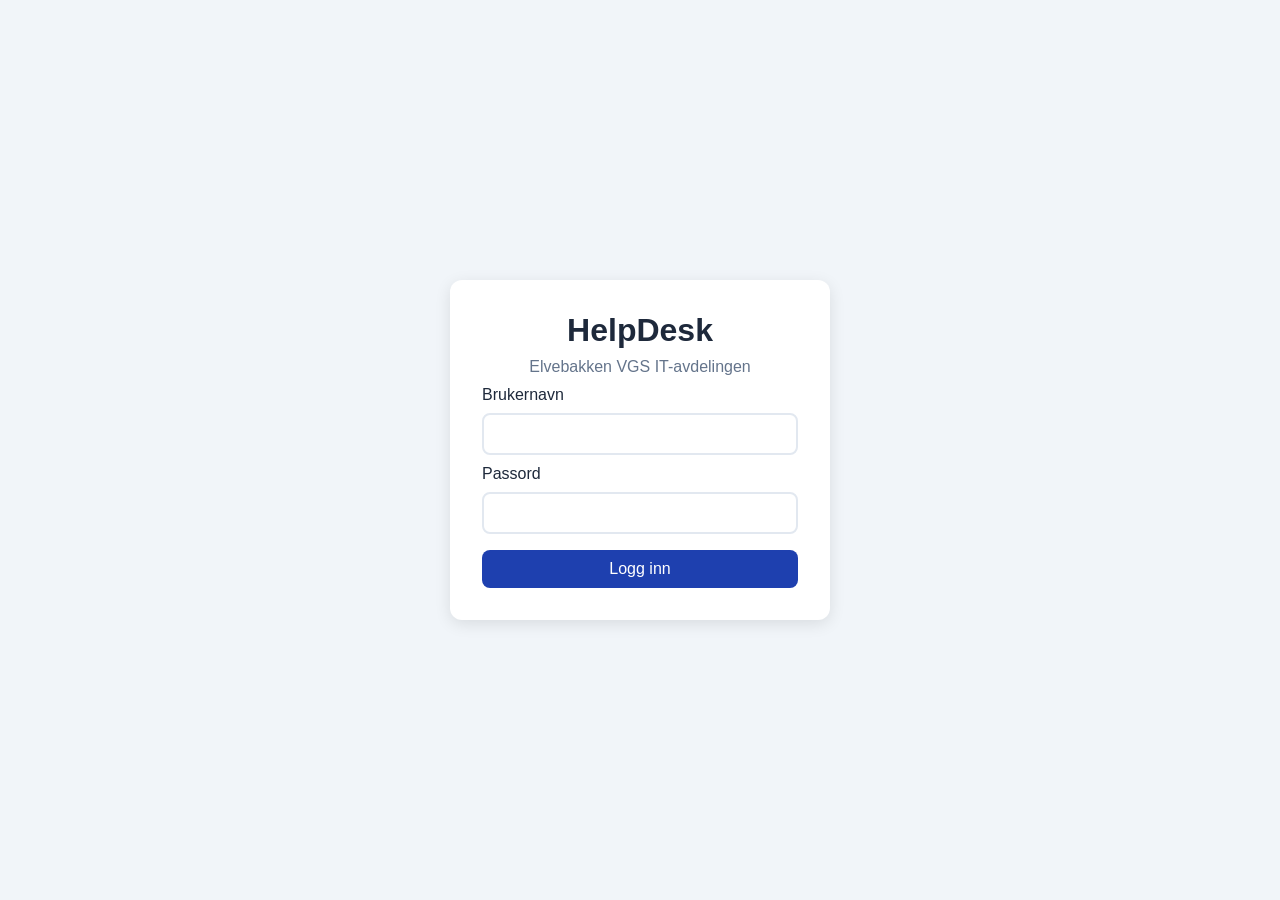
<file: index.html>
<!DOCTYPE html>
<!--
  index.html — Forsiden til HelpDesk

  DOCTYPE-deklarasjonen øverst forteller nettleseren at dette er HTML5.
  lang="no" er viktig for skjermlesere og søkemotorer – forteller at
  innholdet er på norsk.
-->
<html lang="no">
<head>
  <!--
    <head> inneholder metadata – informasjon OM siden, ikke synlig innhold.
  -->

  <!-- Tegnsett: UTF-8 støtter norske tegn (æ, ø, å) og emojier -->
  <meta charset="UTF-8" />

  <!-- Viewport: gjør siden responsiv på mobil.
       width=device-width = bruk skjermens faktiske bredde
       initial-scale=1.0  = ikke zoom inn automatisk -->
  <meta name="viewport" content="width=device-width, initial-scale=1.0" />

  <!-- Tittelen som vises i nettleser-fanen -->
  <title>HelpDesk – IT Kundestøtte</title>

  <!-- Kobler til CSS-filen. rel="stylesheet" sier hva slags fil det er. -->
  <link rel="stylesheet" href="style.css" />
</head>
<body>
  <!--
    <body> inneholder alt som er synlig på siden.
    Vi har fire hoveddeler:
      1. <nav>     – navigasjonsmenyen
      2. <header>  – hero-seksjonen øverst
      3. <section> – statistikk-kort og sakstabell
      4. <footer>  – bunnteksten
  -->

  <!-- ════════════════════════════════════════
       NAVIGASJON
       Samme navbar på alle fire sider.
       class="active" settes på den siden vi er på nå.
  ════════════════════════════════════════ -->
  <nav class="navbar">
    <div class="nav-brand">🖥️ HelpDesk</div>
    <ul class="nav-links">
      <li><a href="index.html" class="active">Hjem</a></li>
      <li><a href="saker.html">Mine saker</a></li>
      <li><a href="ny-sak.html">Ny sak</a></li>
      <li><a href="personvern.html">Personvern</a></li>
        <span id="innlogget-navn"></span>
  <button id="logg-ut-btn" class="btn-logg-ut">Logg ut</button>
</div>
    </ul>
  </nav>

  <!-- ════════════════════════════════════════
       HERO-SEKSJON
       Den store blå velkomstbanneren øverst.
  ════════════════════════════════════════ -->
  <header class="hero">
    <h1>Velkommen til HelpDesk</h1>
    <p>Intern IT-støtte for ansatte og elever. Registrer saker, følg status og finn løsninger.</p>
    <!-- Denne <a>-taggen ser ut som en knapp via CSS-klassen btn-primary -->
    <a href="ny-sak.html" class="btn-primary">Opprett ny sak</a>
  </header>

  <!-- ════════════════════════════════════════
       STATISTIKK-KORT
       Viser antall saker per status.
       
       id-attributtene brukes av script.js til å finne disse
       elementene og oppdatere tallene dynamisk.
       Starter med «–» som placeholder til JavaScript kjører.
  ════════════════════════════════════════ -->
  <section class="stats-grid">
    <div class="stat-card">
      <span class="stat-number" id="åpne-saker">–</span>
      <span class="stat-label">Åpne saker</span>
    </div>
    <div class="stat-card">
      <span class="stat-number" id="løste-saker">–</span>
      <span class="stat-label">Løste saker</span>
    </div>
    <div class="stat-card">
      <span class="stat-number" id="pågående-saker">–</span>
      <span class="stat-label">Pågående</span>
    </div>
  </section>

  <!-- ════════════════════════════════════════
       SAKSTABELL
       Viser de 5 nyeste sakene.
       
       <thead> = tabellhode (kolonneetiketter)
       <tbody> = tabellkropp (radene med data)
       
       tbody er tom her – script.js fyller den inn
       når siden laster.
  ════════════════════════════════════════ -->
  <section class="recent-section">
    <h2>Siste innmeldte saker</h2>
    <table class="sak-tabell">
      <thead>
        <tr>
          <th>#</th>
          <th>Tittel</th>
          <th>Kategori</th>
          <th>Status</th>
          <th>Dato</th>
        </tr>
      </thead>
      <tbody id="sak-liste">
        <!-- Fylles inn av script.js -->
      </tbody>
    </table>
  </section>

  <!-- ════════════════════════════════════════
       FOOTER
  ════════════════════════════════════════ -->
  <footer>
    <p>HelpDesk v1.0 – Elvebakken VGS · IT-avdelingen</p>
    <p>
      <a href="personvern.html" style="color: rgba(255,255,255,0.6);">
        Personvernerklæring
      </a>
    </p>
  </footer>

  <!-- ════════════════════════════════════════
       JAVASCRIPT
       
       Script-tagene kommer NEDERST i <body>.
       Årsaken: nettleseren leser HTML fra topp til bunn.
       Hvis vi la script øverst, ville JavaScript prøve å
       finne HTML-elementer som ikke er lastet ennå.
       
       data.js lastes FØR script.js fordi script.js
       bruker SAKER-variabelen som er definert i data.js.
  ════════════════════════════════════════ -->
  <script src="data.js"></script>
  <script src="script.js"></script>
</body>
</html>
</file>
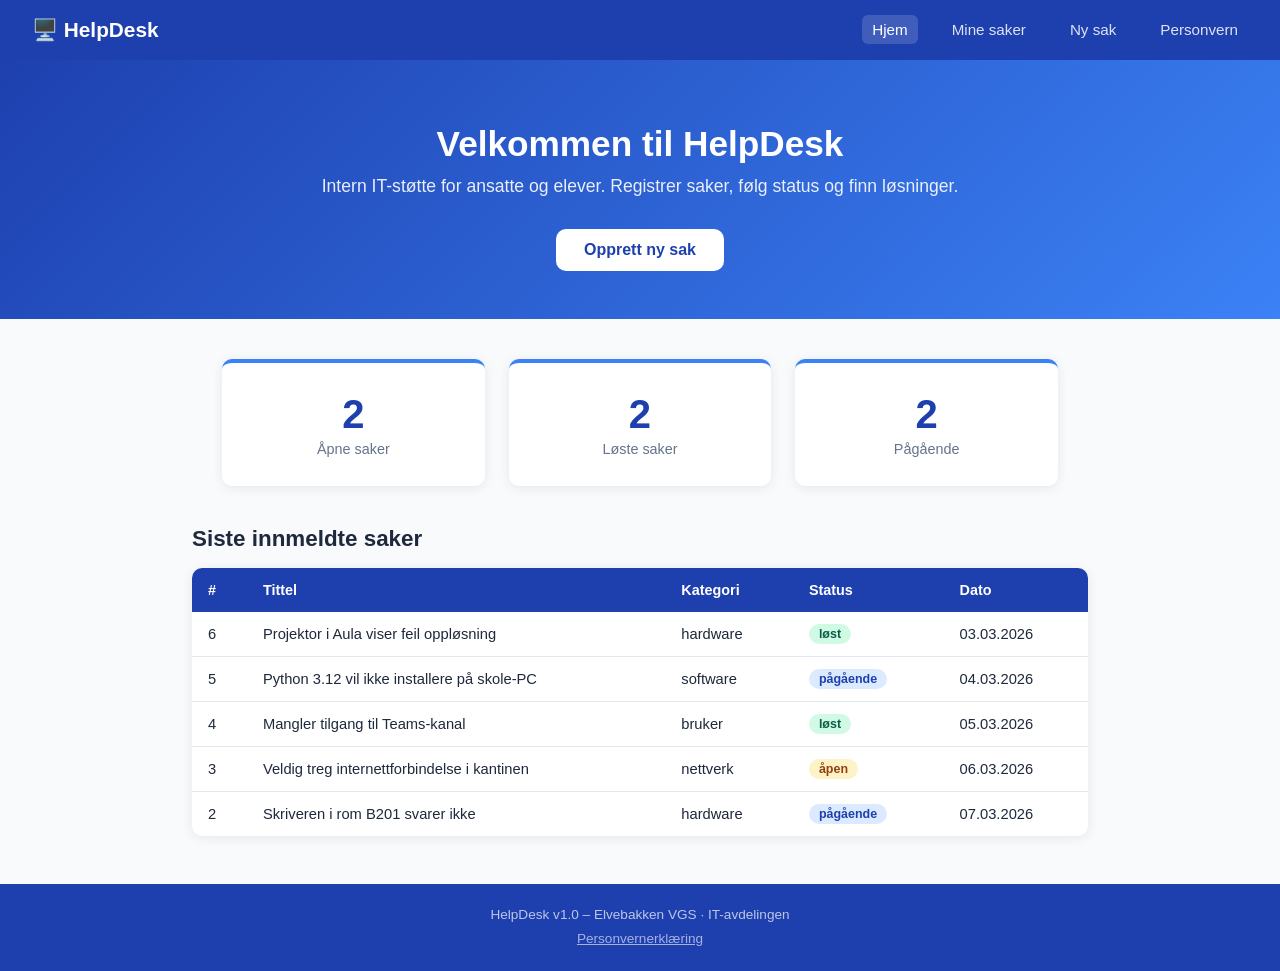
<file: prøve eksamen/index.html>
<!DOCTYPE html>
<!--
  index.html — Forsiden til HelpDesk

  DOCTYPE-deklarasjonen øverst forteller nettleseren at dette er HTML5.
  lang="no" er viktig for skjermlesere og søkemotorer – forteller at
  innholdet er på norsk.
-->
<html lang="no">
<head>
  <!--
    <head> inneholder metadata – informasjon OM siden, ikke synlig innhold.
  -->

  <!-- Tegnsett: UTF-8 støtter norske tegn (æ, ø, å) og emojier -->
  <meta charset="UTF-8" />

  <!-- Viewport: gjør siden responsiv på mobil.
       width=device-width = bruk skjermens faktiske bredde
       initial-scale=1.0  = ikke zoom inn automatisk -->
  <meta name="viewport" content="width=device-width, initial-scale=1.0" />

  <!-- Tittelen som vises i nettleser-fanen -->
  <title>HelpDesk – IT Kundestøtte</title>

  <!-- Kobler til CSS-filen. rel="stylesheet" sier hva slags fil det er. -->
  <link rel="stylesheet" href="style.css" />
</head>
<body>
  <!--
    <body> inneholder alt som er synlig på siden.
    Vi har fire hoveddeler:
      1. <nav>     – navigasjonsmenyen
      2. <header>  – hero-seksjonen øverst
      3. <section> – statistikk-kort og sakstabell
      4. <footer>  – bunnteksten
  -->

  <!-- ════════════════════════════════════════
       NAVIGASJON
       Samme navbar på alle fire sider.
       class="active" settes på den siden vi er på nå.
  ════════════════════════════════════════ -->
  <nav class="navbar">
    <div class="nav-brand">🖥️ HelpDesk</div>
    <ul class="nav-links">
      <li><a href="index.html" class="active">Hjem</a></li>
      <li><a href="saker.html">Mine saker</a></li>
      <li><a href="ny-sak.html">Ny sak</a></li>
      <li><a href="personvern.html">Personvern</a></li>
    </ul>
  </nav>

  <!-- ════════════════════════════════════════
       HERO-SEKSJON
       Den store blå velkomstbanneren øverst.
  ════════════════════════════════════════ -->
  <header class="hero">
    <h1>Velkommen til HelpDesk</h1>
    <p>Intern IT-støtte for ansatte og elever. Registrer saker, følg status og finn løsninger.</p>
    <!-- Denne <a>-taggen ser ut som en knapp via CSS-klassen btn-primary -->
    <a href="ny-sak.html" class="btn-primary">Opprett ny sak</a>
  </header>

  <!-- ════════════════════════════════════════
       STATISTIKK-KORT
       Viser antall saker per status.
       
       id-attributtene brukes av script.js til å finne disse
       elementene og oppdatere tallene dynamisk.
       Starter med «–» som placeholder til JavaScript kjører.
  ════════════════════════════════════════ -->
  <section class="stats-grid">
    <div class="stat-card">
      <span class="stat-number" id="åpne-saker">–</span>
      <span class="stat-label">Åpne saker</span>
    </div>
    <div class="stat-card">
      <span class="stat-number" id="løste-saker">–</span>
      <span class="stat-label">Løste saker</span>
    </div>
    <div class="stat-card">
      <span class="stat-number" id="pågående-saker">–</span>
      <span class="stat-label">Pågående</span>
    </div>
  </section>

  <!-- ════════════════════════════════════════
       SAKSTABELL
       Viser de 5 nyeste sakene.
       
       <thead> = tabellhode (kolonneetiketter)
       <tbody> = tabellkropp (radene med data)
       
       tbody er tom her – script.js fyller den inn
       når siden laster.
  ════════════════════════════════════════ -->
  <section class="recent-section">
    <h2>Siste innmeldte saker</h2>
    <table class="sak-tabell">
      <thead>
        <tr>
          <th>#</th>
          <th>Tittel</th>
          <th>Kategori</th>
          <th>Status</th>
          <th>Dato</th>
        </tr>
      </thead>
      <tbody id="sak-liste">
        <!-- Fylles inn av script.js -->
      </tbody>
    </table>
  </section>

  <!-- ════════════════════════════════════════
       FOOTER
  ════════════════════════════════════════ -->
  <footer>
    <p>HelpDesk v1.0 – Elvebakken VGS · IT-avdelingen</p>
    <p>
      <a href="personvern.html" style="color: rgba(255,255,255,0.6);">
        Personvernerklæring
      </a>
    </p>
  </footer>

  <!-- ════════════════════════════════════════
       JAVASCRIPT
       
       Script-tagene kommer NEDERST i <body>.
       Årsaken: nettleseren leser HTML fra topp til bunn.
       Hvis vi la script øverst, ville JavaScript prøve å
       finne HTML-elementer som ikke er lastet ennå.
       
       data.js lastes FØR script.js fordi script.js
       bruker SAKER-variabelen som er definert i data.js.
  ════════════════════════════════════════ -->
  <script src="data.js"></script>
  <script src="script.js"></script>
</body>
</html>
</file>
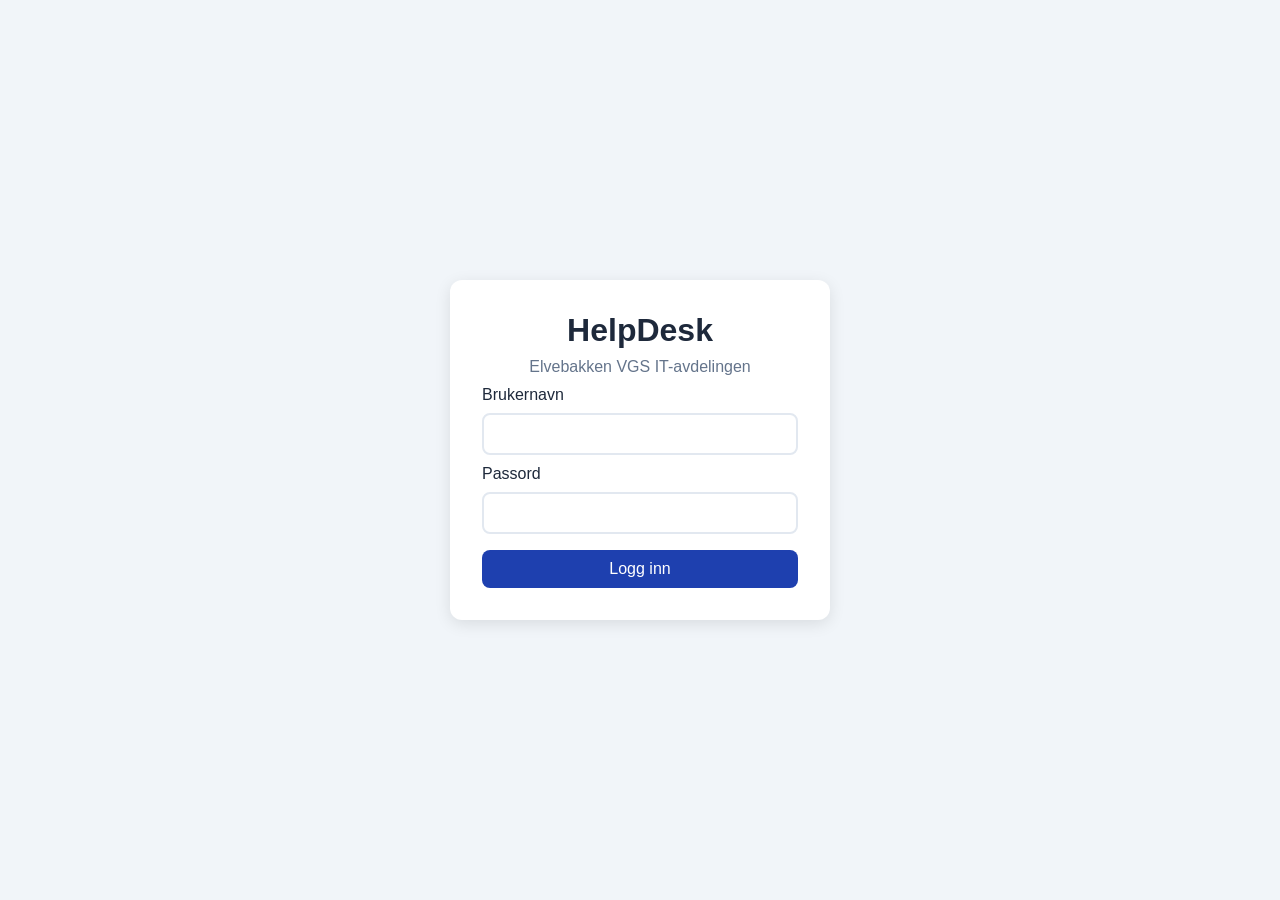
<file: login.html>
<!DOCTYPE html>
<html lang="no">
<head>
  <meta charset="UTF-8" />
  <meta name="viewport" content="width=device-width, initial-scale=1.0" />
  <title>Logg inn HelpDesk</title>
  <link rel="stylesheet" href="style.css" />
</head>
<body class="login-side">

  <div class="login-boks">
    <h1>HelpDesk</h1>
    <p>Elvebakken VGS  IT-avdelingen</p>

    <p id="login-feil" class="hidden feil-melding">Feil brukernavn eller passord.</p>

    <label for="brukernavn">Brukernavn</label>
    <input type="text" id="brukernavn" />

    <label for="passord">Passord</label>
    <input type="password" id="passord" />

    <button id="logg-inn-btn">Logg inn</button>

  </div>

  <script src="data.js"></script>
  <script src="script.js"></script>
</body>
</html>
</file>
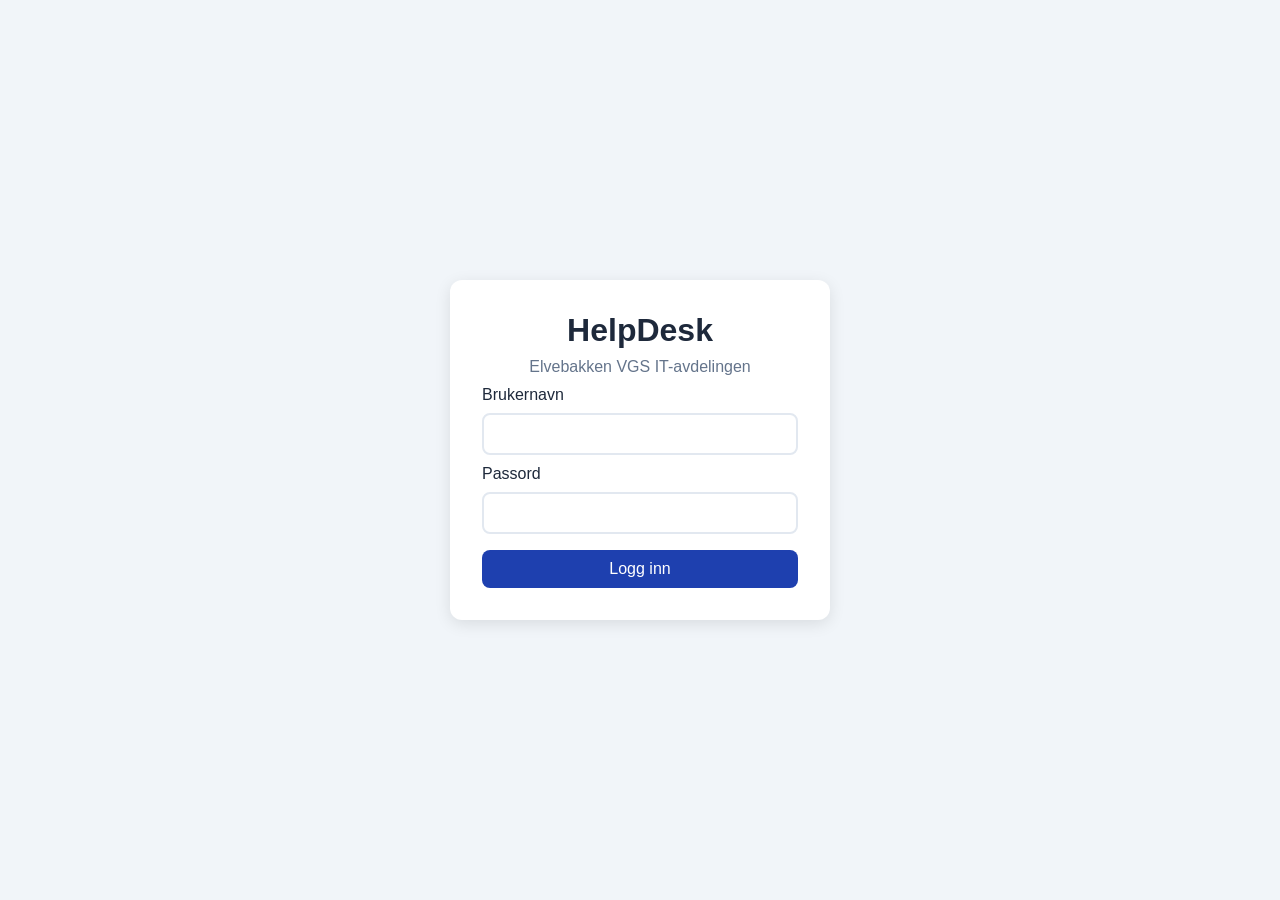
<file: ny-sak.html>
<!DOCTYPE html>
<!--
  ny-sak.html — Skjema for å melde inn ny IT-støttesak

  Denne siden inneholder et HTML-skjema med validering.
  
  Viktig: selve innsendingen håndteres av JavaScript i script.js,
  ikke av HTML alene. Vi bruker event.preventDefault() for å stoppe
  nettleserens standard oppførsel (som ville lastet siden på nytt).
-->
<html lang="no">
<head>
  <meta charset="UTF-8" />
  <meta name="viewport" content="width=device-width, initial-scale=1.0" />
  <title>Ny sak – HelpDesk</title>
  <link rel="stylesheet" href="style.css" />
</head>
<body>

  <nav class="navbar">
    <div class="nav-brand">🖥️ HelpDesk</div>
    <ul class="nav-links">
      <li><a href="index.html">Hjem</a></li>
      <li><a href="saker.html">Mine saker</a></li>
      <li><a href="ny-sak.html" class="active">Ny sak</a></li>
      <li><a href="personvern.html">Personvern</a></li>
        <span id="innlogget-navn"></span>
  <button id="logg-ut-btn" class="btn-logg-ut">Logg ut</button>
</div>
    </ul>
  </nav>

  <main class="form-container">
    <h2>Registrer ny støttesak</h2>

    <!--
      SKJEMAET
      
      id="ny-sak-form" brukes av script.js til å lytte på submit-hendelsen.
      
      Vi bruker IKKE action="" eller method="" på skjemaet fordi vi
      ikke sender data til en server – JavaScript håndterer alt.
    -->
    <form id="ny-sak-form">

      <!-- ── FELT: Navn ── -->
      <div class="form-group">
        <!--
          for="navn" kobler labelen til input-feltet.
          Dette betyr at klikk på labelen setter fokus på feltet.
          God praksis for tilgjengelighet (universell utforming).
        -->
        <label for="navn">Ditt navn *</label>
        <input
          type="text"
          id="navn"
          name="navn"
          placeholder="Fornavn Etternavn"
          required
            required er et HTML5-attributt som hindrer innsending
            hvis feltet er tomt. Vi gjør ekstra validering i JS også.
          -->
      </div>

      <!-- ── FELT: E-post ── -->
      <div class="form-group">
        <label for="epost">E-postadresse *</label>
        <input
          type="email"
          id="epost"
          name="epost"
          placeholder="fornavn@elev.oslo.kommune.no"
          required
            type="email" gjør at nettleseren sjekker at det er en
            gyldig e-postadresse (inneholder @ og domene).
            Vi gjør en ekstra sjekk i JS for å begrense til
            skole-e-postadresser.
          -->
        <!--
          Feilmelding som vises hvis e-posten er ugyldig.
          class="hidden" skjuler den som standard.
          JavaScript fjerner "hidden"-klassen hvis valideringen feiler.
        -->
        <p id="epost-feil" class="feilmelding hidden">
          Bruk skole-e-postadressen din (@elev.oslo.kommune.no).
        </p>
      </div>

      <!-- ── FELT: Tittel ── -->
      <div class="form-group">
        <label for="tittel">Tittel på problemet *</label>
        <input
          type="text"
          id="tittel"
          name="tittel"
          placeholder="Kort beskrivelse av problemet"
          required
        />
      </div>

      <!-- ── FELT: Kategori (dropdown) ── -->
      <div class="form-group">
        <label for="kategori">Kategori *</label>
        <!--
          <select> lager en nedtrekksliste.
          Hvert <option> er et valg.
          value="" på første option gjør at required-sjekken fungerer.
        -->
        <select id="kategori" name="kategori" required>
          <option value="">Velg kategori...</option>
          <option value="hardware">Hardware</option>
          <option value="software">Software</option>
          <option value="nettverk">Nettverk</option>
          <option value="bruker">Brukertilgang</option>
          <option value="annet">Annet</option>
        </select>
      </div>

      <!-- ── FELT: Prioritet ── -->
      <div class="form-group">
        <label for="prioritet">Prioritet</label>
        <select id="prioritet" name="prioritet">
          <option value="lav">Lav</option>
          <!-- selected gjør "medium" til standardvalg -->
          <option value="medium" selected>Medium</option>
          <option value="høy">Høy</option>
          <option value="kritisk">Kritisk</option>
        </select>
      </div>

      <!-- ── FELT: Beskrivelse (tekstboks) ── -->
      <div class="form-group">
        <label for="beskrivelse">Detaljert beskrivelse *</label>
        <!--
          <textarea> er en flerlinjers tekstboks.
          rows="5" setter startstørrelsen (kan resizes av brukeren).
        -->
        <textarea
          id="beskrivelse"
          name="beskrivelse"
          rows="5"
          placeholder="Beskriv problemet. Hva skjedde? Når begynte det? Hva har du prøvd?"
          required
        ></textarea>
      </div>

      <!-- ── FELT: GDPR-samtykke ── -->
      <div class="form-group checkbox-group">
        <!--
          GDPR krever aktivt samtykke for lagring av personopplysninger.
          En avkrysningsboks som brukeren MÅ krysse av er den vanligste
          måten å innhente dette på.
          
          type="checkbox" lager en avkrysningsboks.
          Verdien leses i JS med .checked (true/false).
        -->
        <input type="checkbox" id="samtykke" name="samtykke" />
        <label for="samtykke">
          Jeg godtar at navn og e-post lagres for å behandle denne saken,
          i henhold til <a href="personvern.html">personvernerklæringen</a>.
        </label>
        <p id="samtykke-feil" class="feilmelding hidden">
          Du må godta personvernvilkårene for å sende inn.
        </p>
      </div>

      <div class="form-actions">
        <!-- type="submit" utløser submit-hendelsen på skjemaet -->
        <button type="submit" class="btn-primary">Send inn sak</button>
        <!-- Denne lenken tar brukeren tilbake uten å sende inn -->
        <a href="index.html" class="btn-secondary">Avbryt</a>
      </div>

    </form>

    <!-- ════════════════════════════════════════
         BEKREFTELSESMELDING
         
         Vises av JavaScript etter vellykket innsending.
         Skjemaet skjules og denne vises i stedet.
         Starter med class="hidden" slik at den ikke er synlig.
    ════════════════════════════════════════ -->
    <div id="bekreftelse" class="bekreftelse hidden">
      <h3>✅ Saken er registrert!</h3>
      <p>Saksnummer: <strong id="saksnummer"></strong></p>
      <!-- id="bekreftelse-epost" fylles inn av JS med brukerens e-post -->
      <p>Vi kontakter deg på <strong id="bekreftelse-epost"></strong>.</p>
      <a href="index.html" class="btn-primary">Tilbake til forsiden</a>
    </div>

  </main>

  <footer>
    <p>HelpDesk v1.0 – Elvebakken VGS · IT-avdelingen</p>
    <p>
      <a href="personvern.html" style="color: rgba(255,255,255,0.6);">
        Personvernerklæring
      </a>
    </p>
  </footer>

  <script src="data.js"></script>
  <script src="script.js"></script>
</body>
</html>
</file>
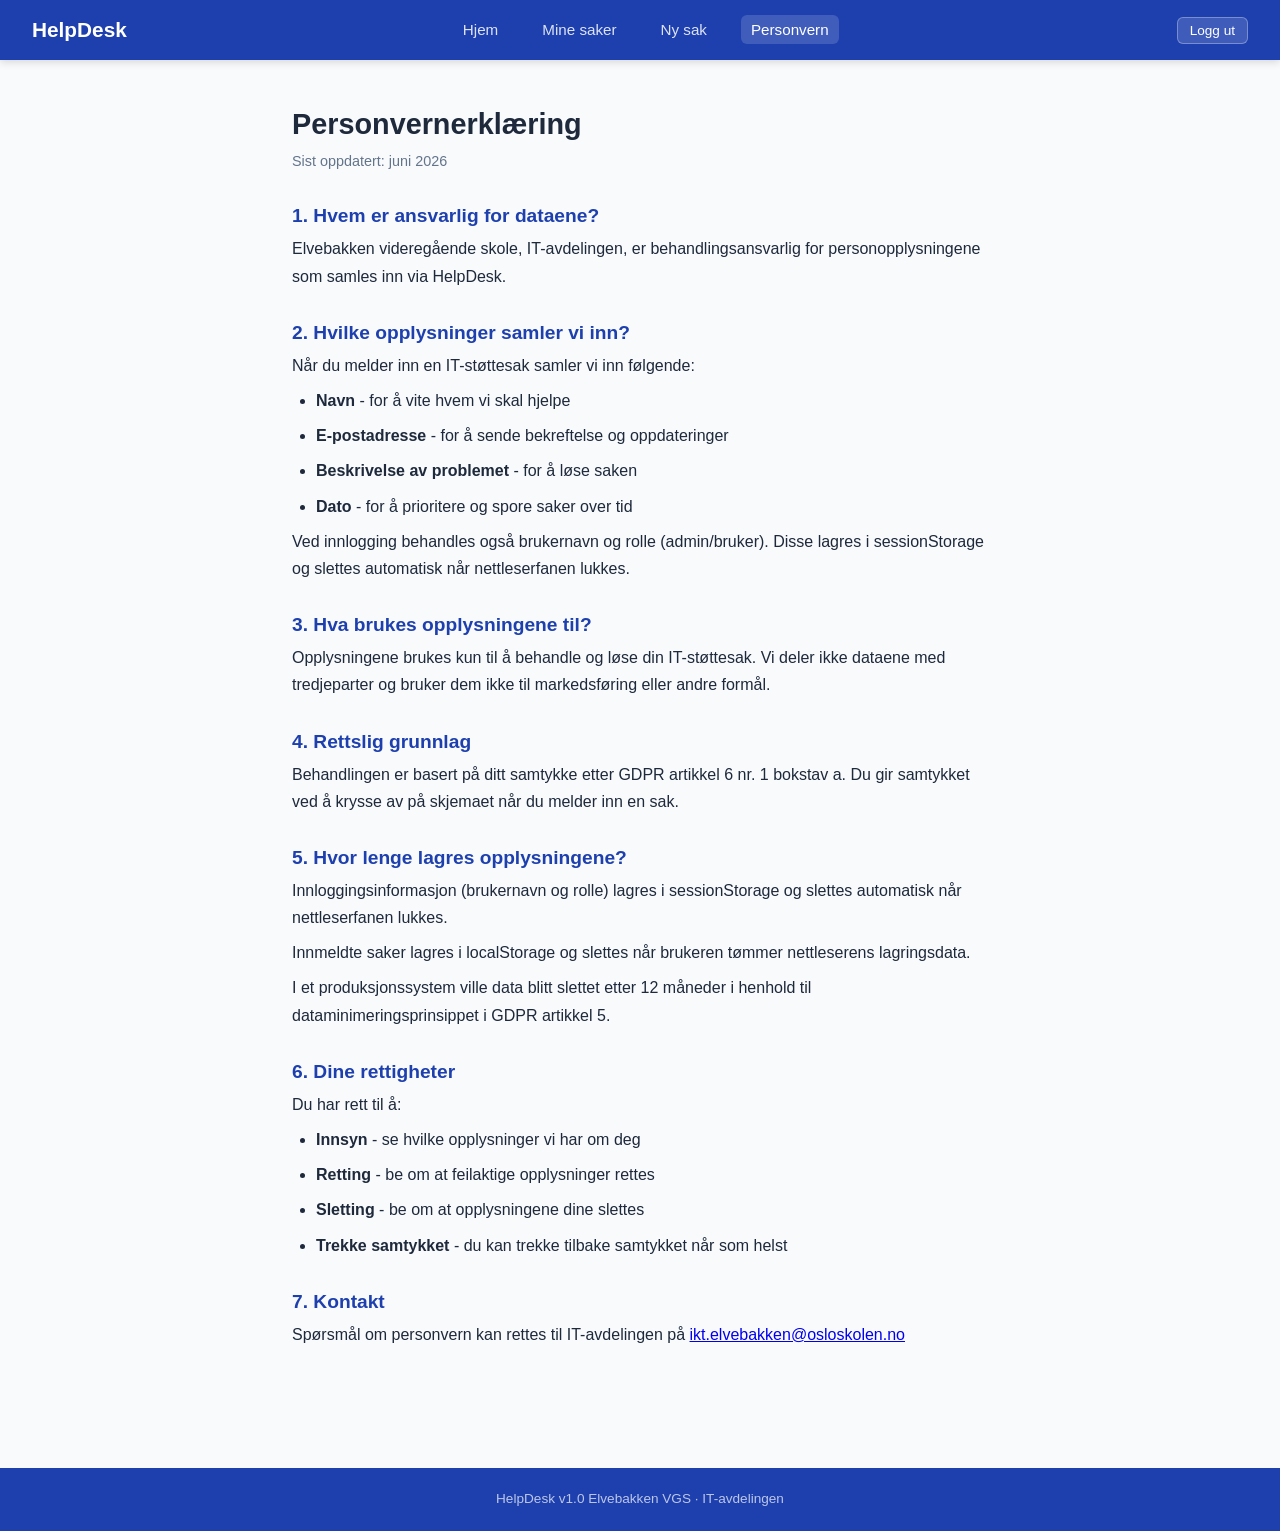
<file: personvern.html>
<!DOCTYPE html>
<html lang="no">
<head>
  <meta charset="UTF-8" />
  <meta name="viewport" content="width=device-width, initial-scale=1.0" />
  <title>Personvern HelpDesk</title>
  <link rel="stylesheet" href="style.css" />
</head>
<body>

  <nav class="navbar">
    <div class="nav-brand">HelpDesk</div>
    <ul class="nav-links">
      <li><a href="index.html">Hjem</a></li>
      <li><a href="saker.html">Mine saker</a></li>
      <li><a href="ny-sak.html">Ny sak</a></li>
      <li><a href="personvern.html" class="active">Personvern</a></li>
    </ul>
    <div class="nav-bruker">
  <span id="innlogget-navn"></span>
  <button id="logg-ut-btn" class="btn-logg-ut">Logg ut</button>
</div>
  </nav>

  <main class="personvern-container">

    <h1>Personvernerklæring</h1>
    <p class="sist-oppdatert">Sist oppdatert: juni 2026</p>

    <h2>1. Hvem er ansvarlig for dataene?</h2>
    <p>
      Elvebakken videregående skole, IT-avdelingen, er behandlingsansvarlig
      for personopplysningene som samles inn via HelpDesk.
    </p>

    <h2>2. Hvilke opplysninger samler vi inn?</h2>
    <p>Når du melder inn en IT-støttesak samler vi inn følgende:</p>
    <ul>
      <li><strong>Navn</strong> - for å vite hvem vi skal hjelpe</li>
      <li><strong>E-postadresse</strong> - for å sende bekreftelse og oppdateringer</li>
      <li><strong>Beskrivelse av problemet</strong> - for å løse saken</li>
      <li><strong>Dato</strong> - for å prioritere og spore saker over tid</li>
    </ul>
    <p>
      Ved innlogging behandles også brukernavn og rolle (admin/bruker).
      Disse lagres i sessionStorage og slettes automatisk når nettleserfanen lukkes.
    </p>

    <h2>3. Hva brukes opplysningene til?</h2>
    <p>
      Opplysningene brukes kun til å behandle og løse din IT-støttesak.
      Vi deler ikke dataene med tredjeparter og bruker dem ikke til
      markedsføring eller andre formål.
    </p>

    <h2>4. Rettslig grunnlag</h2>
    <p>
      Behandlingen er basert på ditt samtykke etter GDPR artikkel 6
      nr. 1 bokstav a. Du gir samtykket ved å krysse av på skjemaet
      når du melder inn en sak.
    </p>

    <h2>5. Hvor lenge lagres opplysningene?</h2>
    <p>
      Innloggingsinformasjon (brukernavn og rolle) lagres i sessionStorage
      og slettes automatisk når nettleserfanen lukkes.
    </p>
    <p>
      Innmeldte saker lagres i localStorage og slettes når brukeren
      tømmer nettleserens lagringsdata.
    </p>
    <p>
      I et produksjonssystem ville data blitt slettet etter 12 måneder
      i henhold til dataminimeringsprinsippet i GDPR artikkel 5.
    </p>

    <h2>6. Dine rettigheter</h2>
    <p>Du har rett til å:</p>
    <ul>
      <li><strong>Innsyn</strong> - se hvilke opplysninger vi har om deg</li>
      <li><strong>Retting</strong> - be om at feilaktige opplysninger rettes</li>
      <li><strong>Sletting</strong> - be om at opplysningene dine slettes</li>
      <li><strong>Trekke samtykket</strong> - du kan trekke tilbake samtykket når som helst</li>
    </ul>

    <h2>7. Kontakt</h2>
    <p>
      Spørsmål om personvern kan rettes til IT-avdelingen på
        <a href="mailto:ikt.elvebakken@osloskolen.no">ikt.elvebakken@osloskolen.no</a>
    </p>

  </main>

  <footer>
    <p>HelpDesk v1.0 Elvebakken VGS · IT-avdelingen</p>
</file>
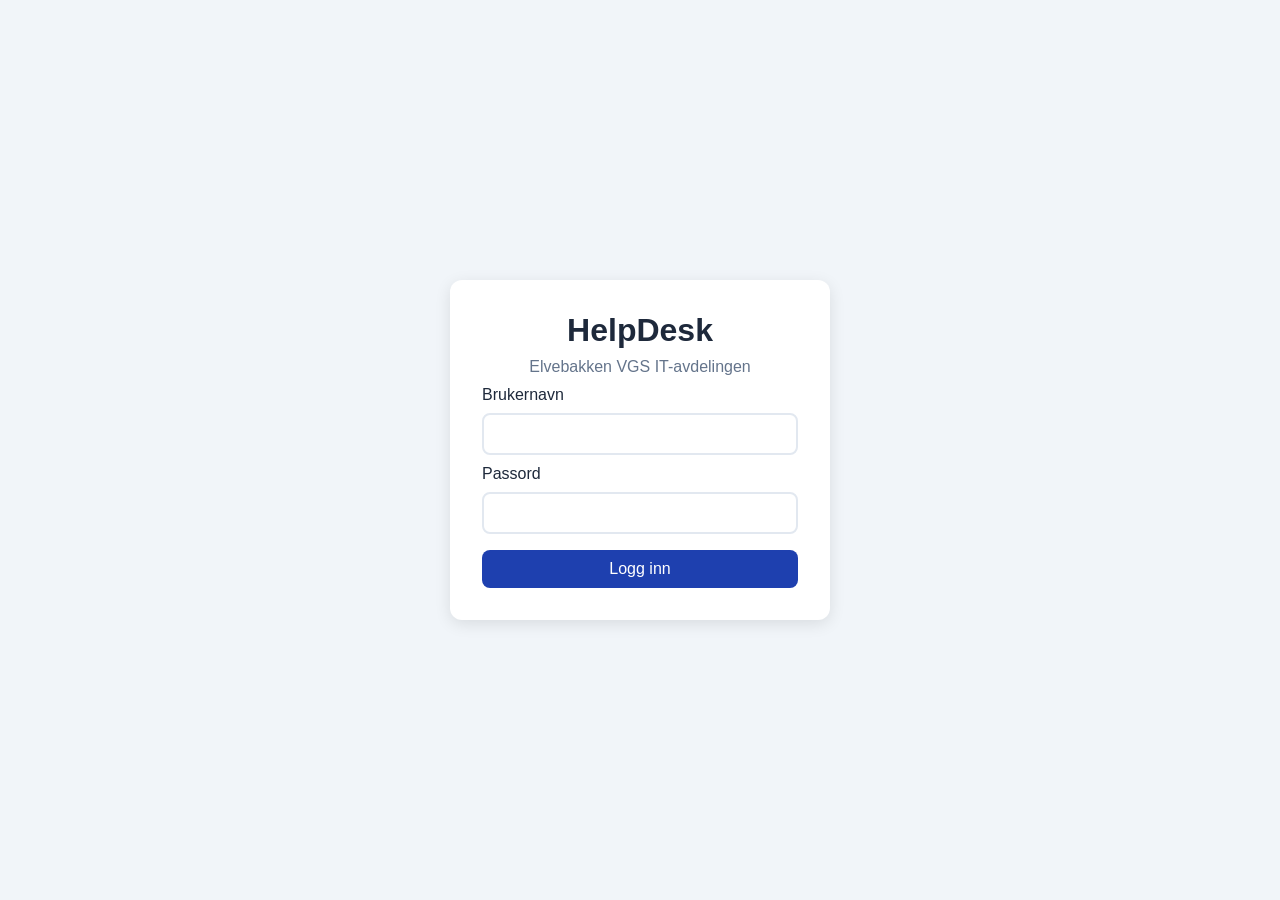
<file: saker.html>
<!DOCTYPE html>
<!--
  saker.html — Saksoversikt med søk og filtrering

  Denne siden viser alle innmeldte saker og lar brukeren:
    – Filtrere på status (åpen / pågående / løst)
    – Filtrere på kategori (hardware / software osv.)
    – Søke fritekst i tittel og beskrivelse
-->
<html lang="no">
<head>
  <meta charset="UTF-8" />
  <meta name="viewport" content="width=device-width, initial-scale=1.0" />
  <title>Mine saker – HelpDesk</title>
  <link rel="stylesheet" href="style.css" />
</head>
<body>

  <nav class="navbar">
    <div class="nav-brand">🖥️ HelpDesk</div>
    <ul class="nav-links">
      <li><a href="index.html">Hjem</a></li>
      <li><a href="saker.html" class="active">Mine saker</a></li>
      <li><a href="ny-sak.html">Ny sak</a></li>
      <li><a href="personvern.html">Personvern</a></li>
        <span id="innlogget-navn"></span>
  <button id="logg-ut-btn" class="btn-logg-ut">Logg ut</button>
</div>
    </ul>
  </nav>

  <main class="page-container">
    <h2>Mine saker</h2>

    <!-- ════════════════════════════════════════
         FILTER-BAR
         
         To <select>-dropdowns: én for status og én for kategori.
         id-attributtene brukes av script.js til å lese valgt verdi.
         
         addEventListener("change", ...) i script.js lytter på
         endringer her og oppdaterer listen automatisk.
    ════════════════════════════════════════ -->
    <div class="filter-bar">

      <label for="filter-status">Status:</label>
      <select id="filter-status">
        <option value="alle">Alle</option>
        <option value="åpen">Åpen</option>
        <option value="pågående">Pågående</option>
        <option value="løst">Løst</option>
      </select>

      <label for="filter-kategori">Kategori:</label>
      <select id="filter-kategori">
        <option value="alle">Alle</option>
        <option value="hardware">Hardware</option>
        <option value="software">Software</option>
        <option value="nettverk">Nettverk</option>
        <option value="bruker">Brukertilgang</option>
        <option value="annet">Annet</option>
      </select>

          <label for="sorter-prioritet">Sorter:</label>
      <select id="sorter-prioritet">
        <option value="ingen">Standard rekkefølge</option>
        <option value="høy-først">Høyest prioritet først</option>
        <option value="lav-først">Lavest prioritet først</option>
      </select>
      

    </div>

    <!-- Treff-teller: oppdateres av script.js hver gang filteret endres.
         Eksempel: "Viser 3 av 6 saker" -->
    <p id="treff-teller" style="color: #64748b; font-size: 0.9rem; margin-bottom: 1rem;"></p>

    <!-- ════════════════════════════════════════
         SAKSLISTE
         Denne div-en er tom – script.js fyller den inn
         med sak-kort når siden laster.
    ════════════════════════════════════════ -->
    <div id="alle-saker">
      <!-- Fylles av script.js -->
    </div>

    <!-- ════════════════════════════════════════
         SØKEFELT
         Plassert under listen – brukeren søker og klikker
         på knappen (eller trykker Enter via script.js).
    ════════════════════════════════════════ -->
    <div class="søk-seksjon">
      <input
        type="text"
        id="søk-input"
        placeholder="Søk i tittel eller beskrivelse..."
      />
      <button id="søk-btn" class="btn-secondary">Søk</button>
    </div>

  </main>

  <footer>
    <p>HelpDesk v1.0 – Elvebakken VGS · IT-avdelingen</p>
    <p>
      <a href="personvern.html" style="color: rgba(255,255,255,0.6);">
        Personvernerklæring
      </a>
    </p>
  </footer>

  <script src="data.js"></script>
  <script src="script.js"></script>
</body>
</html>
</file>
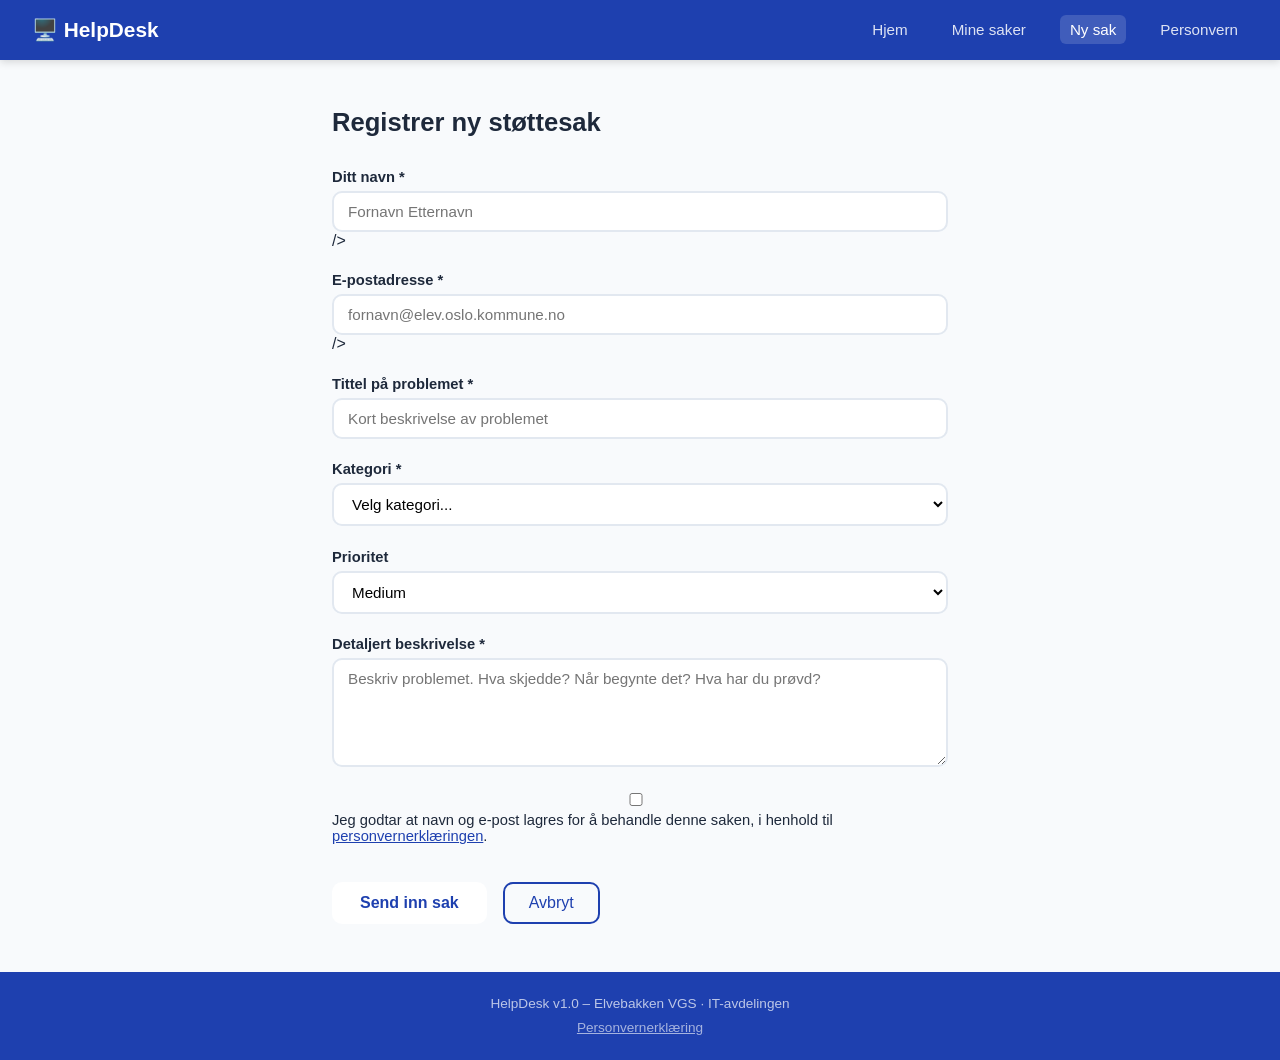
<file: prøve eksamen/ny-sak.html>
<!DOCTYPE html>
<!--
  ny-sak.html — Skjema for å melde inn ny IT-støttesak

  Denne siden inneholder et HTML-skjema med validering.
  
  Viktig: selve innsendingen håndteres av JavaScript i script.js,
  ikke av HTML alene. Vi bruker event.preventDefault() for å stoppe
  nettleserens standard oppførsel (som ville lastet siden på nytt).
-->
<html lang="no">
<head>
  <meta charset="UTF-8" />
  <meta name="viewport" content="width=device-width, initial-scale=1.0" />
  <title>Ny sak – HelpDesk</title>
  <link rel="stylesheet" href="style.css" />
</head>
<body>

  <nav class="navbar">
    <div class="nav-brand">🖥️ HelpDesk</div>
    <ul class="nav-links">
      <li><a href="index.html">Hjem</a></li>
      <li><a href="saker.html">Mine saker</a></li>
      <li><a href="ny-sak.html" class="active">Ny sak</a></li>
      <li><a href="personvern.html">Personvern</a></li>
    </ul>
  </nav>

  <main class="form-container">
    <h2>Registrer ny støttesak</h2>

    <!--
      SKJEMAET
      
      id="ny-sak-form" brukes av script.js til å lytte på submit-hendelsen.
      
      Vi bruker IKKE action="" eller method="" på skjemaet fordi vi
      ikke sender data til en server – JavaScript håndterer alt.
    -->
    <form id="ny-sak-form">

      <!-- ── FELT: Navn ── -->
      <div class="form-group">
        <!--
          for="navn" kobler labelen til input-feltet.
          Dette betyr at klikk på labelen setter fokus på feltet.
          God praksis for tilgjengelighet (universell utforming).
        -->
        <label for="navn">Ditt navn *</label>
        <input
          type="text"
          id="navn"
          name="navn"
          placeholder="Fornavn Etternavn"
          required
          <!--
            required er et HTML5-attributt som hindrer innsending
            hvis feltet er tomt. Vi gjør ekstra validering i JS også.
          -->
        />
      </div>

      <!-- ── FELT: E-post ── -->
      <div class="form-group">
        <label for="epost">E-postadresse *</label>
        <input
          type="email"
          id="epost"
          name="epost"
          placeholder="fornavn@elev.oslo.kommune.no"
          required
          <!--
            type="email" gjør at nettleseren sjekker at det er en
            gyldig e-postadresse (inneholder @ og domene).
            Vi gjør en ekstra sjekk i JS for å begrense til
            skole-e-postadresser.
          -->
        />
        <!--
          Feilmelding som vises hvis e-posten er ugyldig.
          class="hidden" skjuler den som standard.
          JavaScript fjerner "hidden"-klassen hvis valideringen feiler.
        -->
        <p id="epost-feil" class="feilmelding hidden">
          Bruk skole-e-postadressen din (@elev.oslo.kommune.no).
        </p>
      </div>

      <!-- ── FELT: Tittel ── -->
      <div class="form-group">
        <label for="tittel">Tittel på problemet *</label>
        <input
          type="text"
          id="tittel"
          name="tittel"
          placeholder="Kort beskrivelse av problemet"
          required
        />
      </div>

      <!-- ── FELT: Kategori (dropdown) ── -->
      <div class="form-group">
        <label for="kategori">Kategori *</label>
        <!--
          <select> lager en nedtrekksliste.
          Hvert <option> er et valg.
          value="" på første option gjør at required-sjekken fungerer.
        -->
        <select id="kategori" name="kategori" required>
          <option value="">Velg kategori...</option>
          <option value="hardware">Hardware</option>
          <option value="software">Software</option>
          <option value="nettverk">Nettverk</option>
          <option value="bruker">Brukertilgang</option>
          <option value="annet">Annet</option>
        </select>
      </div>

      <!-- ── FELT: Prioritet ── -->
      <div class="form-group">
        <label for="prioritet">Prioritet</label>
        <select id="prioritet" name="prioritet">
          <option value="lav">Lav</option>
          <!-- selected gjør "medium" til standardvalg -->
          <option value="medium" selected>Medium</option>
          <option value="høy">Høy</option>
          <option value="kritisk">Kritisk</option>
        </select>
      </div>

      <!-- ── FELT: Beskrivelse (tekstboks) ── -->
      <div class="form-group">
        <label for="beskrivelse">Detaljert beskrivelse *</label>
        <!--
          <textarea> er en flerlinjers tekstboks.
          rows="5" setter startstørrelsen (kan resizes av brukeren).
        -->
        <textarea
          id="beskrivelse"
          name="beskrivelse"
          rows="5"
          placeholder="Beskriv problemet. Hva skjedde? Når begynte det? Hva har du prøvd?"
          required
        ></textarea>
      </div>

      <!-- ── FELT: GDPR-samtykke ── -->
      <div class="form-group checkbox-group">
        <!--
          GDPR krever aktivt samtykke for lagring av personopplysninger.
          En avkrysningsboks som brukeren MÅ krysse av er den vanligste
          måten å innhente dette på.
          
          type="checkbox" lager en avkrysningsboks.
          Verdien leses i JS med .checked (true/false).
        -->
        <input type="checkbox" id="samtykke" name="samtykke" />
        <label for="samtykke">
          Jeg godtar at navn og e-post lagres for å behandle denne saken,
          i henhold til <a href="personvern.html">personvernerklæringen</a>.
        </label>
        <p id="samtykke-feil" class="feilmelding hidden">
          Du må godta personvernvilkårene for å sende inn.
        </p>
      </div>

      <div class="form-actions">
        <!-- type="submit" utløser submit-hendelsen på skjemaet -->
        <button type="submit" class="btn-primary">Send inn sak</button>
        <!-- Denne lenken tar brukeren tilbake uten å sende inn -->
        <a href="index.html" class="btn-secondary">Avbryt</a>
      </div>

    </form>

    <!-- ════════════════════════════════════════
         BEKREFTELSESMELDING
         
         Vises av JavaScript etter vellykket innsending.
         Skjemaet skjules og denne vises i stedet.
         Starter med class="hidden" slik at den ikke er synlig.
    ════════════════════════════════════════ -->
    <div id="bekreftelse" class="bekreftelse hidden">
      <h3>✅ Saken er registrert!</h3>
      <p>Saksnummer: <strong id="saksnummer"></strong></p>
      <!-- id="bekreftelse-epost" fylles inn av JS med brukerens e-post -->
      <p>Vi kontakter deg på <strong id="bekreftelse-epost"></strong>.</p>
      <a href="index.html" class="btn-primary">Tilbake til forsiden</a>
    </div>

  </main>

  <footer>
    <p>HelpDesk v1.0 – Elvebakken VGS · IT-avdelingen</p>
    <p>
      <a href="personvern.html" style="color: rgba(255,255,255,0.6);">
        Personvernerklæring
      </a>
    </p>
  </footer>

  <script src="data.js"></script>
  <script src="script.js"></script>
</body>
</html>
</file>
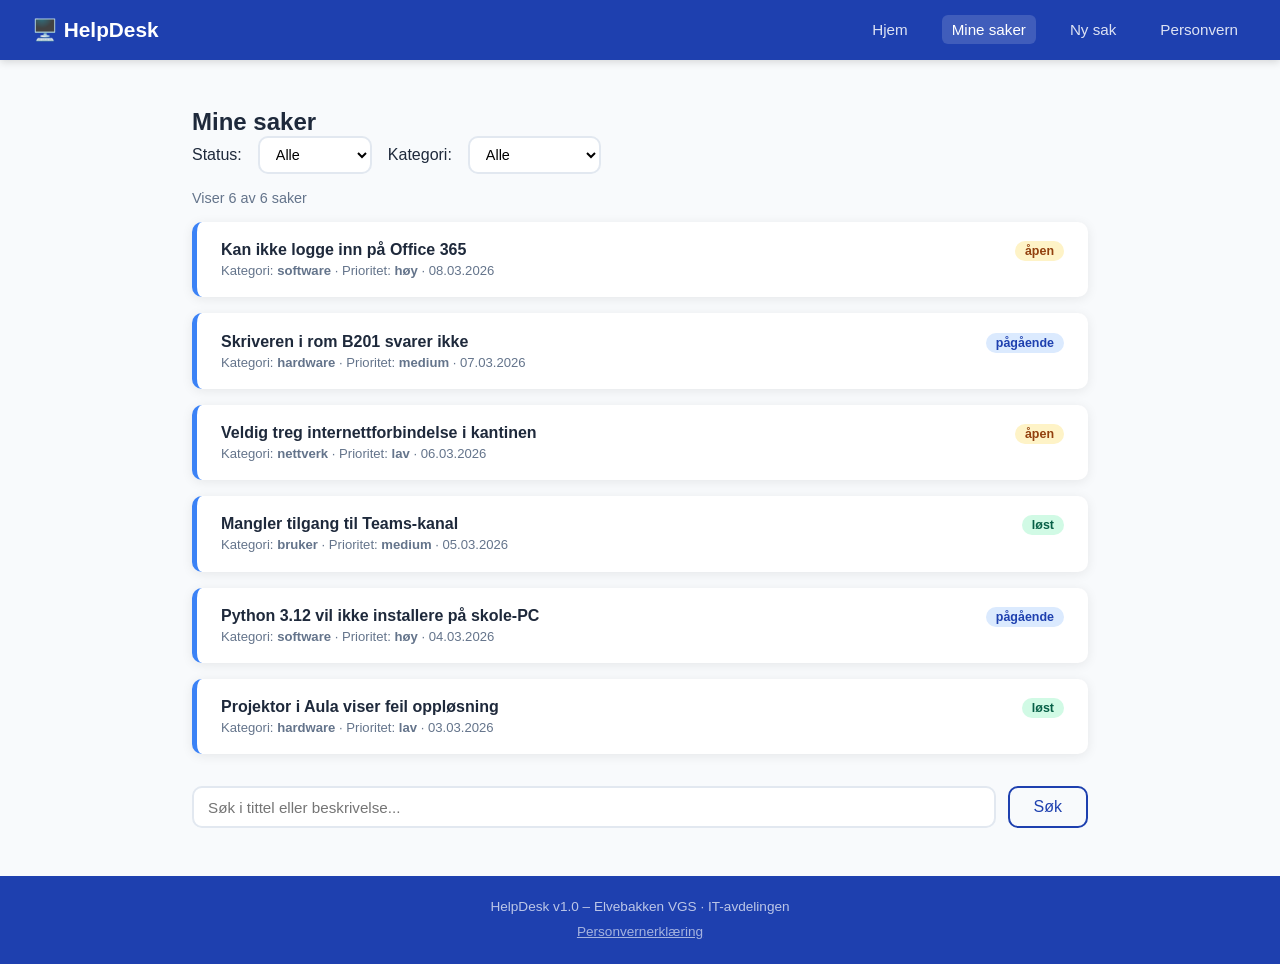
<file: prøve eksamen/saker.html>
<!DOCTYPE html>
<!--
  saker.html — Saksoversikt med søk og filtrering

  Denne siden viser alle innmeldte saker og lar brukeren:
    – Filtrere på status (åpen / pågående / løst)
    – Filtrere på kategori (hardware / software osv.)
    – Søke fritekst i tittel og beskrivelse
-->
<html lang="no">
<head>
  <meta charset="UTF-8" />
  <meta name="viewport" content="width=device-width, initial-scale=1.0" />
  <title>Mine saker – HelpDesk</title>
  <link rel="stylesheet" href="style.css" />
</head>
<body>

  <nav class="navbar">
    <div class="nav-brand">🖥️ HelpDesk</div>
    <ul class="nav-links">
      <li><a href="index.html">Hjem</a></li>
      <li><a href="saker.html" class="active">Mine saker</a></li>
      <li><a href="ny-sak.html">Ny sak</a></li>
      <li><a href="personvern.html">Personvern</a></li>
    </ul>
  </nav>

  <main class="page-container">
    <h2>Mine saker</h2>

    <!-- ════════════════════════════════════════
         FILTER-BAR
         
         To <select>-dropdowns: én for status og én for kategori.
         id-attributtene brukes av script.js til å lese valgt verdi.
         
         addEventListener("change", ...) i script.js lytter på
         endringer her og oppdaterer listen automatisk.
    ════════════════════════════════════════ -->
    <div class="filter-bar">

      <label for="filter-status">Status:</label>
      <select id="filter-status">
        <option value="alle">Alle</option>
        <option value="åpen">Åpen</option>
        <option value="pågående">Pågående</option>
        <option value="løst">Løst</option>
      </select>

      <label for="filter-kategori">Kategori:</label>
      <select id="filter-kategori">
        <option value="alle">Alle</option>
        <option value="hardware">Hardware</option>
        <option value="software">Software</option>
        <option value="nettverk">Nettverk</option>
        <option value="bruker">Brukertilgang</option>
        <option value="annet">Annet</option>
      </select>

    </div>

    <!-- Treff-teller: oppdateres av script.js hver gang filteret endres.
         Eksempel: "Viser 3 av 6 saker" -->
    <p id="treff-teller" style="color: #64748b; font-size: 0.9rem; margin-bottom: 1rem;"></p>

    <!-- ════════════════════════════════════════
         SAKSLISTE
         Denne div-en er tom – script.js fyller den inn
         med sak-kort når siden laster.
    ════════════════════════════════════════ -->
    <div id="alle-saker">
      <!-- Fylles av script.js -->
    </div>

    <!-- ════════════════════════════════════════
         SØKEFELT
         Plassert under listen – brukeren søker og klikker
         på knappen (eller trykker Enter via script.js).
    ════════════════════════════════════════ -->
    <div class="søk-seksjon">
      <input
        type="text"
        id="søk-input"
        placeholder="Søk i tittel eller beskrivelse..."
      />
      <button id="søk-btn" class="btn-secondary">Søk</button>
    </div>

  </main>

  <footer>
    <p>HelpDesk v1.0 – Elvebakken VGS · IT-avdelingen</p>
    <p>
      <a href="personvern.html" style="color: rgba(255,255,255,0.6);">
        Personvernerklæring
      </a>
    </p>
  </footer>

  <script src="data.js"></script>
  <script src="script.js"></script>
</body>
</html>
</file>
<file: style.css>
/* ============================================================
   style.css — All CSS-styling for HelpDesk

   CSS (Cascading Style Sheets) bestemmer hvordan HTML-elementer
   ser ut. «Cascading» betyr at regler arves nedover og kan
   overskrives av mer spesifikke regler.

   Denne filen er organisert i seksjoner:
     1. CSS-variabler (farger, størrelser)
     2. Grunnstil (body, reset)
     3. Navigasjon
     4. Hero-seksjon (stor toppseksjon på forsiden)
     5. Knapper
     6. Statistikk-kort
     7. Sakstabell
     8. Status-merker (fargerike labels)
     9. Skjema
    10. Sakskort (på saker.html)
    11. Personvern-side
    12. Footer
============================================================ */


/* ══════════════════════════════════════════════
   1. CSS-VARIABLER
   
   Variabler lar oss definere farger og verdier på ett sted
   og bruke dem overalt. Hvis vi vil bytte primærfarge fra
   blå til grønn, endrer vi bare én linje her.
   
   Variabler defineres i :root (gjelder hele dokumentet)
   og brukes med var(--variabelnavn).
══════════════════════════════════════════════ */

:root {
  --farge-primær:     #1e40af;   /* Mørk blå – brukes til navbar, knapper, overskrifter */
  --farge-aksentuert: #3b82f6;   /* Lysere blå – brukes til highlights og border-top */
  --farge-bakgrunn:   #f8fafc;   /* Lys grå – bakgrunn på hele siden */
  --farge-kort:       #ffffff;   /* Hvit – bakgrunn på kort og tabeller */
  --farge-tekst:      #1e293b;   /* Nesten svart – all brødtekst */
  --farge-subtekst:   #64748b;   /* Grå – sekundær tekst, datoer, metadata */
  --farge-grense:     #e2e8f0;   /* Lys grå – border rundt input-felt og tabellrader */
  --radius:           10px;      /* Avrunding på hjørner (border-radius) */
  --skygge: 0 2px 12px rgba(0, 0, 0, 0.08);  /* Subtil boks-skygge */
}


/* ══════════════════════════════════════════════
   2. GRUNNSTIL OG RESET
   
   Nettlesere har innebygde standardstiler som varierer mellom
   Chrome, Firefox og Safari. Vi nullstiller de viktigste
   for å få konsistent utseende overalt.
══════════════════════════════════════════════ */

/* Nullstill margin og padding på ALLE elementer.
   box-sizing: border-box gjør at padding og border
   regnes INNI bredden, ikke utenfor. */
* {
  margin: 0;
  padding: 0;
  box-sizing: border-box;
}

body {
  font-family: 'Segoe UI', Arial, sans-serif; /* Primærfont, med fallback */
  background: var(--farge-bakgrunn);
  color: var(--farge-tekst);
  min-height: 100vh;      /* Siden skal minst fylle hele skjermhøyden */
  display: flex;          /* Flexbox for å dytte footer ned til bunnen */
  flex-direction: column; /* Elementene stables vertikalt */
}


/* ══════════════════════════════════════════════
   3. NAVIGASJON
══════════════════════════════════════════════ */

.navbar {
  background: var(--farge-primær);
  display: flex;                    /* Flexbox: logo til venstre, lenker til høyre */
  align-items: center;              /* Vertikal sentrering */
  justify-content: space-between;   /* Maks avstand mellom logo og lenker */
  padding: 0 2rem;
  height: 60px;
  box-shadow: 0 2px 8px rgba(0, 0, 0, 0.15);
}

.nav-brand {
  color: white;
  font-size: 1.3rem;
  font-weight: 700;
}

.nav-links {
  list-style: none; /* Fjern kulepunkter fra <ul> */
  display: flex;
  gap: 1.5rem;      /* Mellomrom mellom hvert lenke-element */
}

.nav-links a {
  color: rgba(255, 255, 255, 0.85);
  text-decoration: none; /* Fjern understreking */
  font-size: 0.95rem;
  padding: 6px 10px;
  border-radius: 6px;
  transition: all 0.2s; /* Smooth overgang ved hover */
}

/* :hover = når musen er over elementet
   .active = klassen vi setter manuelt på den aktive siden */
.nav-links a:hover,
.nav-links a.active {
  color: white;
  background: rgba(255, 255, 255, 0.15);
}



/* ══════════════════════════════════════════════
   4. HERO-SEKSJON
   
   Den store blå toppseksjonen på forsiden.
   Bruker en gradient (fargeovergang) som bakgrunn.
══════════════════════════════════════════════ */

.hero {
  /* linear-gradient(retning, farge1, farge2) */
  background: linear-gradient(135deg, #1e40af, #3b82f6);
  color: white;
  text-align: center;
  padding: 4rem 2rem 3rem;
}

.hero h1 {
  font-size: 2.2rem;
  margin-bottom: 0.75rem;
}

.hero p {
  font-size: 1.1rem;
  opacity: 0.9;
  margin-bottom: 2rem;
}


/* ══════════════════════════════════════════════
   5. KNAPPER
══════════════════════════════════════════════ */

/* Primærknapp – hvit bakgrunn med blå tekst */
.btn-primary {
  background: white;
  color: var(--farge-primær);
  border: none;
  padding: 12px 28px;
  border-radius: var(--radius);
  font-size: 1rem;
  font-weight: 600;
  cursor: pointer;        /* Hånd-cursor ved hover */
  text-decoration: none;  /* Fungerer også som <a>-lenke */
  display: inline-block;  /* Nødvendig for padding på <a>-elementer */
  transition: transform 0.15s, box-shadow 0.15s;
}

.btn-primary:hover {
  transform: translateY(-2px);  /* Løft knappen litt opp */
  box-shadow: 0 4px 14px rgba(0, 0, 0, 0.2);
}

/* Sekundærknapp – gjennomsiktig med blå kant */
.btn-secondary {
  background: transparent;
  color: var(--farge-primær);
  border: 2px solid var(--farge-primær);
  padding: 10px 24px;
  border-radius: var(--radius);
  font-size: 1rem;
  cursor: pointer;
  text-decoration: none;
  display: inline-block;
  transition: all 0.2s;
}

.btn-secondary:hover {
  background: var(--farge-primær);
  color: white;
}


/* ══════════════════════════════════════════════
   6. STATISTIKK-KORT
   
   De tre kortene på forsiden som viser antall saker.
   Bruker CSS Grid for å plassere dem side om side.
══════════════════════════════════════════════ */

.stats-grid {
  display: grid;
  /* auto-fit: fyll så mange kolonner som får plass.
     minmax(180px, 1fr): minimum 180px bred, ellers del plassen likt. */
  grid-template-columns: repeat(auto-fit, minmax(180px, 1fr));
  gap: 1.5rem;
  padding: 2.5rem 2rem;
  max-width: 900px;
  margin: 0 auto; /* Sentrer horisontalt */
  width: 100%;
}

.stat-card {
  background: var(--farge-kort);
  border-radius: var(--radius);
  box-shadow: var(--skygge);
  padding: 1.8rem;
  text-align: center;
  border-top: 4px solid var(--farge-aksentuert); /* Blå strek på toppen */
}

.stat-number {
  display: block;       /* Tar opp hele linjen (block-element) */
  font-size: 2.5rem;
  font-weight: 800;
  color: var(--farge-primær);
}

.stat-label {
  display: block;
  font-size: 0.9rem;
  color: var(--farge-subtekst);
  margin-top: 4px;
}


/* ══════════════════════════════════════════════
   7. SAKSTABELL (på forsiden)
══════════════════════════════════════════════ */

.recent-section {
  max-width: 960px;
  margin: 0 auto 3rem;
  padding: 0 2rem;
  width: 100%;
}

.recent-section h2 {
  font-size: 1.4rem;
  margin-bottom: 1rem;
}

.sak-tabell {
  width: 100%;
  border-collapse: collapse; /* Fjern doble borders mellom celler */
  background: var(--farge-kort);
  border-radius: var(--radius);
  overflow: hidden;          /* Avrunding fungerer bare med overflow: hidden */
  box-shadow: var(--skygge);
}

.sak-tabell th {
  background: var(--farge-primær);
  color: white;
  padding: 14px 16px;
  text-align: left;
  font-size: 0.9rem;
}

.sak-tabell td {
  padding: 12px 16px;
  border-bottom: 1px solid var(--farge-grense);
  font-size: 0.92rem;
}

/* Siste rad skal ikke ha border på bunnen */
.sak-tabell tr:last-child td {
  border-bottom: none;
}

/* Lys bakgrunn når musen er over en rad */
.sak-tabell tr:hover td {
  background: #f1f5f9;
}


/* ══════════════════════════════════════════════
   8. STATUS-MERKER (badges)
   
   Fargerike pill-formede labels som viser status.
   border-radius: 999px gjør dem helt avrundet (pill-form).
══════════════════════════════════════════════ */

.status-badge {
  display: inline-block;
  padding: 3px 10px;
  border-radius: 999px;
  font-size: 0.78rem;
  font-weight: 600;
}

/* Gul for åpen */
.status-åpen     { background: #fef3c7; color: #92400e; }
/* Blå for pågående */
.status-pågående { background: #dbeafe; color: #1e40af; }
/* Grønn for løst */
.status-løst     { background: #d1fae5; color: #065f46; }


/* ══════════════════════════════════════════════
   9. SKJEMA (ny-sak.html)
══════════════════════════════════════════════ */

.form-container {
  max-width: 680px;
  margin: 3rem auto;
  padding: 0 2rem;
  width: 100%;
}

.form-container h2 {
  margin-bottom: 2rem;
  font-size: 1.6rem;
}

/* Wrapper rundt hvert input-felt med label */
.form-group {
  margin-bottom: 1.4rem;
}

.form-group label {
  display: block;      /* Label på egen linje */
  font-weight: 600;
  margin-bottom: 6px;
  font-size: 0.92rem;
}

/* Felles stil for alle input-typer */
.form-group input,
.form-group select,
.form-group textarea {
  width: 100%;
  padding: 10px 14px;
  border: 2px solid var(--farge-grense);
  border-radius: var(--radius);
  font-size: 0.95rem;
  font-family: inherit; /* Textarea bruker ellers monospace som standard */
  transition: border-color 0.2s;
  background: white;
}

/* Blå kant når feltet er i fokus */
.form-group input:focus,
.form-group select:focus,
.form-group textarea:focus {
  outline: none;  /* Fjern nettleserens standard fokus-ring */
  border-color: var(--farge-aksentuert);
}

/* Rød kant på felt med feil (legges til via JavaScript) */
.form-group input.feil {
  border-color: #ef4444;
}

/* Spesialstyling for checkbox-gruppen */
.checkbox-group {
  display: flex;
  flex-direction: column;
  gap: 6px;
}

.checkbox-group input[type="checkbox"] {
  width: auto;        /* Ikke full bredde som vanlig input */
  margin-right: 8px;
}

.checkbox-group label {
  display: inline;    /* Label ved siden av checkboxen */
  font-weight: normal;
}

.checkbox-group a {
  color: var(--farge-primær);
}

/* Rød feilmelding under et felt */
.feilmelding {
  color: #ef4444;
  font-size: 0.85rem;
  margin-top: 4px;
}

.form-actions {
  display: flex;
  gap: 1rem;
  margin-top: 2rem;
}

/* Grønn bekreftelsesboks etter vellykket innsending */
.bekreftelse {
  text-align: center;
  padding: 2.5rem;
  background: #d1fae5;
  border-radius: var(--radius);
  margin-top: 2rem;
}

.bekreftelse h3 {
  font-size: 1.4rem;
  color: #065f46;
  margin-bottom: 1rem;
}

.bekreftelse p {
  margin-bottom: 0.5rem;
}

/* Klasse for å skjule elementer. Fjernes med JavaScript. */
.hidden {
  display: none;
}


/* ══════════════════════════════════════════════
   10. SAKS-SIDE (saker.html)
══════════════════════════════════════════════ */

.page-container {
  max-width: 960px;
  margin: 3rem auto;
  padding: 0 2rem;
  width: 100%;
}

.filter-bar {
  display: flex;
  align-items: center;
  gap: 1rem;
  margin-bottom: 1rem;
  flex-wrap: wrap; /* Gå til ny linje på liten skjerm */
}

.filter-bar select {
  padding: 8px 12px;
  border: 2px solid var(--farge-grense);
  border-radius: var(--radius);
  font-size: 0.9rem;
  background: white;
}

.søk-seksjon {
  display: flex;
  gap: 0.75rem;
  margin-top: 2rem;
}

.søk-seksjon input {
  flex: 1; /* Tar all tilgjengelig bredde */
  padding: 10px 14px;
  border: 2px solid var(--farge-grense);
  border-radius: var(--radius);
  font-size: 0.95rem;
}

/* Hvert sak-kort på saker.html */
.sak-kort {
  background: var(--farge-kort);
  border-radius: var(--radius);
  padding: 1.2rem 1.5rem;
  margin-bottom: 1rem;
  box-shadow: var(--skygge);
  border-left: 5px solid var(--farge-aksentuert); /* Blå strek til venstre */
  display: flex;
  justify-content: space-between;
  align-items: flex-start;
}

.sak-kort-info h3 {
  font-size: 1rem;
  margin-bottom: 4px;
}

.sak-kort-meta {
  font-size: 0.82rem;
  color: var(--farge-subtekst);
}


/* ══════════════════════════════════════════════
   11. PERSONVERN-SIDE
══════════════════════════════════════════════ */

.personvern-container {
  max-width: 760px;
  margin: 3rem auto;
  padding: 0 2rem 4rem;
  width: 100%;
}

.personvern-container h1 {
  font-size: 1.8rem;
  margin-bottom: 0.5rem;
}

.sist-oppdatert {
  color: var(--farge-subtekst);
  margin-bottom: 2rem;
  font-size: 0.9rem;
}

.personvern-container h2 {
  font-size: 1.2rem;
  margin-top: 2rem;
  margin-bottom: 0.5rem;
  color: var(--farge-primær);
}

.personvern-container p,
.personvern-container li {
  line-height: 1.7; /* Luftig linjeavstand for god lesbarhet */
  margin-bottom: 0.5rem;
}

.personvern-container ul {
  padding-left: 1.5rem;
}


/* ══════════════════════════════════════════════
   12. FOOTER
   
   margin-top: auto dyttes footeren til bunnen av siden
   fordi body er display: flex og flex-direction: column.
   Alle elementer over tar sin naturlige plass, og auto
   fyller resten med margin.
══════════════════════════════════════════════ */

footer {
  margin-top: auto;
  background: var(--farge-primær);
  color: rgba(255, 255, 255, 0.7);
  text-align: center;
  padding: 1.2rem;
  font-size: 0.85rem;
  line-height: 1.8;
}


.login-side {
  display: flex;
  justify-content: center;
  align-items: center;
  min-height: 100vh;
  background: #f1f5f9;
}

.login-boks {
  background: white;
  padding: 2rem;
  border-radius: 12px;
  width: 100%;
  max-width: 380px;
  box-shadow: 0 4px 16px rgba(0,0,0,0.1);
  display: flex;
  flex-direction: column;
  gap: 0.6rem;
}

.login-boks h1 { text-align: center; margin-bottom: 0; }
.login-boks p  { text-align: center; color: #64748b; margin: 0; }

.login-boks input {
  padding: 10px;
  border: 2px solid #e2e8f0;
  border-radius: 8px;
  font-size: 1rem;
}

.login-boks button {
  padding: 10px;
  background: #1e40af;
  color: white;
  border: none;
  border-radius: 8px;
  font-size: 1rem;
  cursor: pointer;
  margin-top: 0.4rem;
}

.feil-melding {
  background: #fee2e2;
  color: #991b1b;
  padding: 8px 12px;
  border-radius: 8px;
  font-size: 0.88rem;
}

.testbrukere {
  font-size: 0.78rem;
  margin-top: 0.5rem;
}

.nav-bruker {
  display: flex;
  align-items: center;
  gap: 0.75rem;
  color: rgba(255,255,255,0.85);
  font-size: 0.88rem;
}

.btn-logg-ut {
  background: rgba(255,255,255,0.15);
  color: white;
  border: 1px solid rgba(255,255,255,0.3);
  padding: 5px 12px;
  border-radius: 6px;
  font-size: 0.85rem;
  cursor: pointer;
}

.prioritet-badge {
  display: inline-block;
  padding: 3px 10px;
  border-radius: 999px;
  font-size: 0.78rem;
  font-weight: 600;
}

.prioritet-lav     { background: #f1f5f9; color: #475569; }
.prioritet-medium  { background: #fef3c7; color: #92400e; }
.prioritet-høy     { background: #fee2e2; color: #991b1b; }
.prioritet-kritisk { background: #4c0519; color: #fecdd3; }

.btn-endre-prioritet {
  background: transparent;
  border: 1px solid #cbd5e1;
  border-radius: 6px;
  padding: 4px 10px;
  font-size: 0.8rem;
  cursor: pointer;
  color: #64748b;
  transition: all 0.2s;
}

.btn-endre-prioritet:hover {
  border-color: #3b82f6;
  color: #1e40af;
}
</file>
<file: prøve eksamen/style.css>
/* ============================================================
   style.css — All CSS-styling for HelpDesk

   CSS (Cascading Style Sheets) bestemmer hvordan HTML-elementer
   ser ut. «Cascading» betyr at regler arves nedover og kan
   overskrives av mer spesifikke regler.

   Denne filen er organisert i seksjoner:
     1. CSS-variabler (farger, størrelser)
     2. Grunnstil (body, reset)
     3. Navigasjon
     4. Hero-seksjon (stor toppseksjon på forsiden)
     5. Knapper
     6. Statistikk-kort
     7. Sakstabell
     8. Status-merker (fargerike labels)
     9. Skjema
    10. Sakskort (på saker.html)
    11. Personvern-side
    12. Footer
============================================================ */


/* ══════════════════════════════════════════════
   1. CSS-VARIABLER
   
   Variabler lar oss definere farger og verdier på ett sted
   og bruke dem overalt. Hvis vi vil bytte primærfarge fra
   blå til grønn, endrer vi bare én linje her.
   
   Variabler defineres i :root (gjelder hele dokumentet)
   og brukes med var(--variabelnavn).
══════════════════════════════════════════════ */

:root {
  --farge-primær:     #1e40af;   /* Mørk blå – brukes til navbar, knapper, overskrifter */
  --farge-aksentuert: #3b82f6;   /* Lysere blå – brukes til highlights og border-top */
  --farge-bakgrunn:   #f8fafc;   /* Lys grå – bakgrunn på hele siden */
  --farge-kort:       #ffffff;   /* Hvit – bakgrunn på kort og tabeller */
  --farge-tekst:      #1e293b;   /* Nesten svart – all brødtekst */
  --farge-subtekst:   #64748b;   /* Grå – sekundær tekst, datoer, metadata */
  --farge-grense:     #e2e8f0;   /* Lys grå – border rundt input-felt og tabellrader */
  --radius:           10px;      /* Avrunding på hjørner (border-radius) */
  --skygge: 0 2px 12px rgba(0, 0, 0, 0.08);  /* Subtil boks-skygge */
}


/* ══════════════════════════════════════════════
   2. GRUNNSTIL OG RESET
   
   Nettlesere har innebygde standardstiler som varierer mellom
   Chrome, Firefox og Safari. Vi nullstiller de viktigste
   for å få konsistent utseende overalt.
══════════════════════════════════════════════ */

/* Nullstill margin og padding på ALLE elementer.
   box-sizing: border-box gjør at padding og border
   regnes INNI bredden, ikke utenfor. */
* {
  margin: 0;
  padding: 0;
  box-sizing: border-box;
}

body {
  font-family: 'Segoe UI', Arial, sans-serif; /* Primærfont, med fallback */
  background: var(--farge-bakgrunn);
  color: var(--farge-tekst);
  min-height: 100vh;      /* Siden skal minst fylle hele skjermhøyden */
  display: flex;          /* Flexbox for å dytte footer ned til bunnen */
  flex-direction: column; /* Elementene stables vertikalt */
}


/* ══════════════════════════════════════════════
   3. NAVIGASJON
══════════════════════════════════════════════ */

.navbar {
  background: var(--farge-primær);
  display: flex;                    /* Flexbox: logo til venstre, lenker til høyre */
  align-items: center;              /* Vertikal sentrering */
  justify-content: space-between;   /* Maks avstand mellom logo og lenker */
  padding: 0 2rem;
  height: 60px;
  box-shadow: 0 2px 8px rgba(0, 0, 0, 0.15);
}

.nav-brand {
  color: white;
  font-size: 1.3rem;
  font-weight: 700;
}

.nav-links {
  list-style: none; /* Fjern kulepunkter fra <ul> */
  display: flex;
  gap: 1.5rem;      /* Mellomrom mellom hvert lenke-element */
}

.nav-links a {
  color: rgba(255, 255, 255, 0.85);
  text-decoration: none; /* Fjern understreking */
  font-size: 0.95rem;
  padding: 6px 10px;
  border-radius: 6px;
  transition: all 0.2s; /* Smooth overgang ved hover */
}

/* :hover = når musen er over elementet
   .active = klassen vi setter manuelt på den aktive siden */
.nav-links a:hover,
.nav-links a.active {
  color: white;
  background: rgba(255, 255, 255, 0.15);
}



/* ══════════════════════════════════════════════
   4. HERO-SEKSJON
   
   Den store blå toppseksjonen på forsiden.
   Bruker en gradient (fargeovergang) som bakgrunn.
══════════════════════════════════════════════ */

.hero {
  /* linear-gradient(retning, farge1, farge2) */
  background: linear-gradient(135deg, #1e40af, #3b82f6);
  color: white;
  text-align: center;
  padding: 4rem 2rem 3rem;
}

.hero h1 {
  font-size: 2.2rem;
  margin-bottom: 0.75rem;
}

.hero p {
  font-size: 1.1rem;
  opacity: 0.9;
  margin-bottom: 2rem;
}


/* ══════════════════════════════════════════════
   5. KNAPPER
══════════════════════════════════════════════ */

/* Primærknapp – hvit bakgrunn med blå tekst */
.btn-primary {
  background: white;
  color: var(--farge-primær);
  border: none;
  padding: 12px 28px;
  border-radius: var(--radius);
  font-size: 1rem;
  font-weight: 600;
  cursor: pointer;        /* Hånd-cursor ved hover */
  text-decoration: none;  /* Fungerer også som <a>-lenke */
  display: inline-block;  /* Nødvendig for padding på <a>-elementer */
  transition: transform 0.15s, box-shadow 0.15s;
}

.btn-primary:hover {
  transform: translateY(-2px);  /* Løft knappen litt opp */
  box-shadow: 0 4px 14px rgba(0, 0, 0, 0.2);
}

/* Sekundærknapp – gjennomsiktig med blå kant */
.btn-secondary {
  background: transparent;
  color: var(--farge-primær);
  border: 2px solid var(--farge-primær);
  padding: 10px 24px;
  border-radius: var(--radius);
  font-size: 1rem;
  cursor: pointer;
  text-decoration: none;
  display: inline-block;
  transition: all 0.2s;
}

.btn-secondary:hover {
  background: var(--farge-primær);
  color: white;
}


/* ══════════════════════════════════════════════
   6. STATISTIKK-KORT
   
   De tre kortene på forsiden som viser antall saker.
   Bruker CSS Grid for å plassere dem side om side.
══════════════════════════════════════════════ */

.stats-grid {
  display: grid;
  /* auto-fit: fyll så mange kolonner som får plass.
     minmax(180px, 1fr): minimum 180px bred, ellers del plassen likt. */
  grid-template-columns: repeat(auto-fit, minmax(180px, 1fr));
  gap: 1.5rem;
  padding: 2.5rem 2rem;
  max-width: 900px;
  margin: 0 auto; /* Sentrer horisontalt */
  width: 100%;
}

.stat-card {
  background: var(--farge-kort);
  border-radius: var(--radius);
  box-shadow: var(--skygge);
  padding: 1.8rem;
  text-align: center;
  border-top: 4px solid var(--farge-aksentuert); /* Blå strek på toppen */
}

.stat-number {
  display: block;       /* Tar opp hele linjen (block-element) */
  font-size: 2.5rem;
  font-weight: 800;
  color: var(--farge-primær);
}

.stat-label {
  display: block;
  font-size: 0.9rem;
  color: var(--farge-subtekst);
  margin-top: 4px;
}


/* ══════════════════════════════════════════════
   7. SAKSTABELL (på forsiden)
══════════════════════════════════════════════ */

.recent-section {
  max-width: 960px;
  margin: 0 auto 3rem;
  padding: 0 2rem;
  width: 100%;
}

.recent-section h2 {
  font-size: 1.4rem;
  margin-bottom: 1rem;
}

.sak-tabell {
  width: 100%;
  border-collapse: collapse; /* Fjern doble borders mellom celler */
  background: var(--farge-kort);
  border-radius: var(--radius);
  overflow: hidden;          /* Avrunding fungerer bare med overflow: hidden */
  box-shadow: var(--skygge);
}

.sak-tabell th {
  background: var(--farge-primær);
  color: white;
  padding: 14px 16px;
  text-align: left;
  font-size: 0.9rem;
}

.sak-tabell td {
  padding: 12px 16px;
  border-bottom: 1px solid var(--farge-grense);
  font-size: 0.92rem;
}

/* Siste rad skal ikke ha border på bunnen */
.sak-tabell tr:last-child td {
  border-bottom: none;
}

/* Lys bakgrunn når musen er over en rad */
.sak-tabell tr:hover td {
  background: #f1f5f9;
}


/* ══════════════════════════════════════════════
   8. STATUS-MERKER (badges)
   
   Fargerike pill-formede labels som viser status.
   border-radius: 999px gjør dem helt avrundet (pill-form).
══════════════════════════════════════════════ */

.status-badge {
  display: inline-block;
  padding: 3px 10px;
  border-radius: 999px;
  font-size: 0.78rem;
  font-weight: 600;
}

/* Gul for åpen */
.status-åpen     { background: #fef3c7; color: #92400e; }
/* Blå for pågående */
.status-pågående { background: #dbeafe; color: #1e40af; }
/* Grønn for løst */
.status-løst     { background: #d1fae5; color: #065f46; }


/* ══════════════════════════════════════════════
   9. SKJEMA (ny-sak.html)
══════════════════════════════════════════════ */

.form-container {
  max-width: 680px;
  margin: 3rem auto;
  padding: 0 2rem;
  width: 100%;
}

.form-container h2 {
  margin-bottom: 2rem;
  font-size: 1.6rem;
}

/* Wrapper rundt hvert input-felt med label */
.form-group {
  margin-bottom: 1.4rem;
}

.form-group label {
  display: block;      /* Label på egen linje */
  font-weight: 600;
  margin-bottom: 6px;
  font-size: 0.92rem;
}

/* Felles stil for alle input-typer */
.form-group input,
.form-group select,
.form-group textarea {
  width: 100%;
  padding: 10px 14px;
  border: 2px solid var(--farge-grense);
  border-radius: var(--radius);
  font-size: 0.95rem;
  font-family: inherit; /* Textarea bruker ellers monospace som standard */
  transition: border-color 0.2s;
  background: white;
}

/* Blå kant når feltet er i fokus */
.form-group input:focus,
.form-group select:focus,
.form-group textarea:focus {
  outline: none;  /* Fjern nettleserens standard fokus-ring */
  border-color: var(--farge-aksentuert);
}

/* Rød kant på felt med feil (legges til via JavaScript) */
.form-group input.feil {
  border-color: #ef4444;
}

/* Spesialstyling for checkbox-gruppen */
.checkbox-group {
  display: flex;
  flex-direction: column;
  gap: 6px;
}

.checkbox-group input[type="checkbox"] {
  width: auto;        /* Ikke full bredde som vanlig input */
  margin-right: 8px;
}

.checkbox-group label {
  display: inline;    /* Label ved siden av checkboxen */
  font-weight: normal;
}

.checkbox-group a {
  color: var(--farge-primær);
}

/* Rød feilmelding under et felt */
.feilmelding {
  color: #ef4444;
  font-size: 0.85rem;
  margin-top: 4px;
}

.form-actions {
  display: flex;
  gap: 1rem;
  margin-top: 2rem;
}

/* Grønn bekreftelsesboks etter vellykket innsending */
.bekreftelse {
  text-align: center;
  padding: 2.5rem;
  background: #d1fae5;
  border-radius: var(--radius);
  margin-top: 2rem;
}

.bekreftelse h3 {
  font-size: 1.4rem;
  color: #065f46;
  margin-bottom: 1rem;
}

.bekreftelse p {
  margin-bottom: 0.5rem;
}

/* Klasse for å skjule elementer. Fjernes med JavaScript. */
.hidden {
  display: none;
}


/* ══════════════════════════════════════════════
   10. SAKS-SIDE (saker.html)
══════════════════════════════════════════════ */

.page-container {
  max-width: 960px;
  margin: 3rem auto;
  padding: 0 2rem;
  width: 100%;
}

.filter-bar {
  display: flex;
  align-items: center;
  gap: 1rem;
  margin-bottom: 1rem;
  flex-wrap: wrap; /* Gå til ny linje på liten skjerm */
}

.filter-bar select {
  padding: 8px 12px;
  border: 2px solid var(--farge-grense);
  border-radius: var(--radius);
  font-size: 0.9rem;
  background: white;
}

.søk-seksjon {
  display: flex;
  gap: 0.75rem;
  margin-top: 2rem;
}

.søk-seksjon input {
  flex: 1; /* Tar all tilgjengelig bredde */
  padding: 10px 14px;
  border: 2px solid var(--farge-grense);
  border-radius: var(--radius);
  font-size: 0.95rem;
}

/* Hvert sak-kort på saker.html */
.sak-kort {
  background: var(--farge-kort);
  border-radius: var(--radius);
  padding: 1.2rem 1.5rem;
  margin-bottom: 1rem;
  box-shadow: var(--skygge);
  border-left: 5px solid var(--farge-aksentuert); /* Blå strek til venstre */
  display: flex;
  justify-content: space-between;
  align-items: flex-start;
}

.sak-kort-info h3 {
  font-size: 1rem;
  margin-bottom: 4px;
}

.sak-kort-meta {
  font-size: 0.82rem;
  color: var(--farge-subtekst);
}


/* ══════════════════════════════════════════════
   11. PERSONVERN-SIDE
══════════════════════════════════════════════ */

.personvern-container {
  max-width: 760px;
  margin: 3rem auto;
  padding: 0 2rem 4rem;
  width: 100%;
}

.personvern-container h1 {
  font-size: 1.8rem;
  margin-bottom: 0.5rem;
}

.sist-oppdatert {
  color: var(--farge-subtekst);
  margin-bottom: 2rem;
  font-size: 0.9rem;
}

.personvern-container h2 {
  font-size: 1.2rem;
  margin-top: 2rem;
  margin-bottom: 0.5rem;
  color: var(--farge-primær);
}

.personvern-container p,
.personvern-container li {
  line-height: 1.7; /* Luftig linjeavstand for god lesbarhet */
  margin-bottom: 0.5rem;
}

.personvern-container ul {
  padding-left: 1.5rem;
}


/* ══════════════════════════════════════════════
   12. FOOTER
   
   margin-top: auto dyttes footeren til bunnen av siden
   fordi body er display: flex og flex-direction: column.
   Alle elementer over tar sin naturlige plass, og auto
   fyller resten med margin.
══════════════════════════════════════════════ */

footer {
  margin-top: auto;
  background: var(--farge-primær);
  color: rgba(255, 255, 255, 0.7);
  text-align: center;
  padding: 1.2rem;
  font-size: 0.85rem;
  line-height: 1.8;
}
</file>
